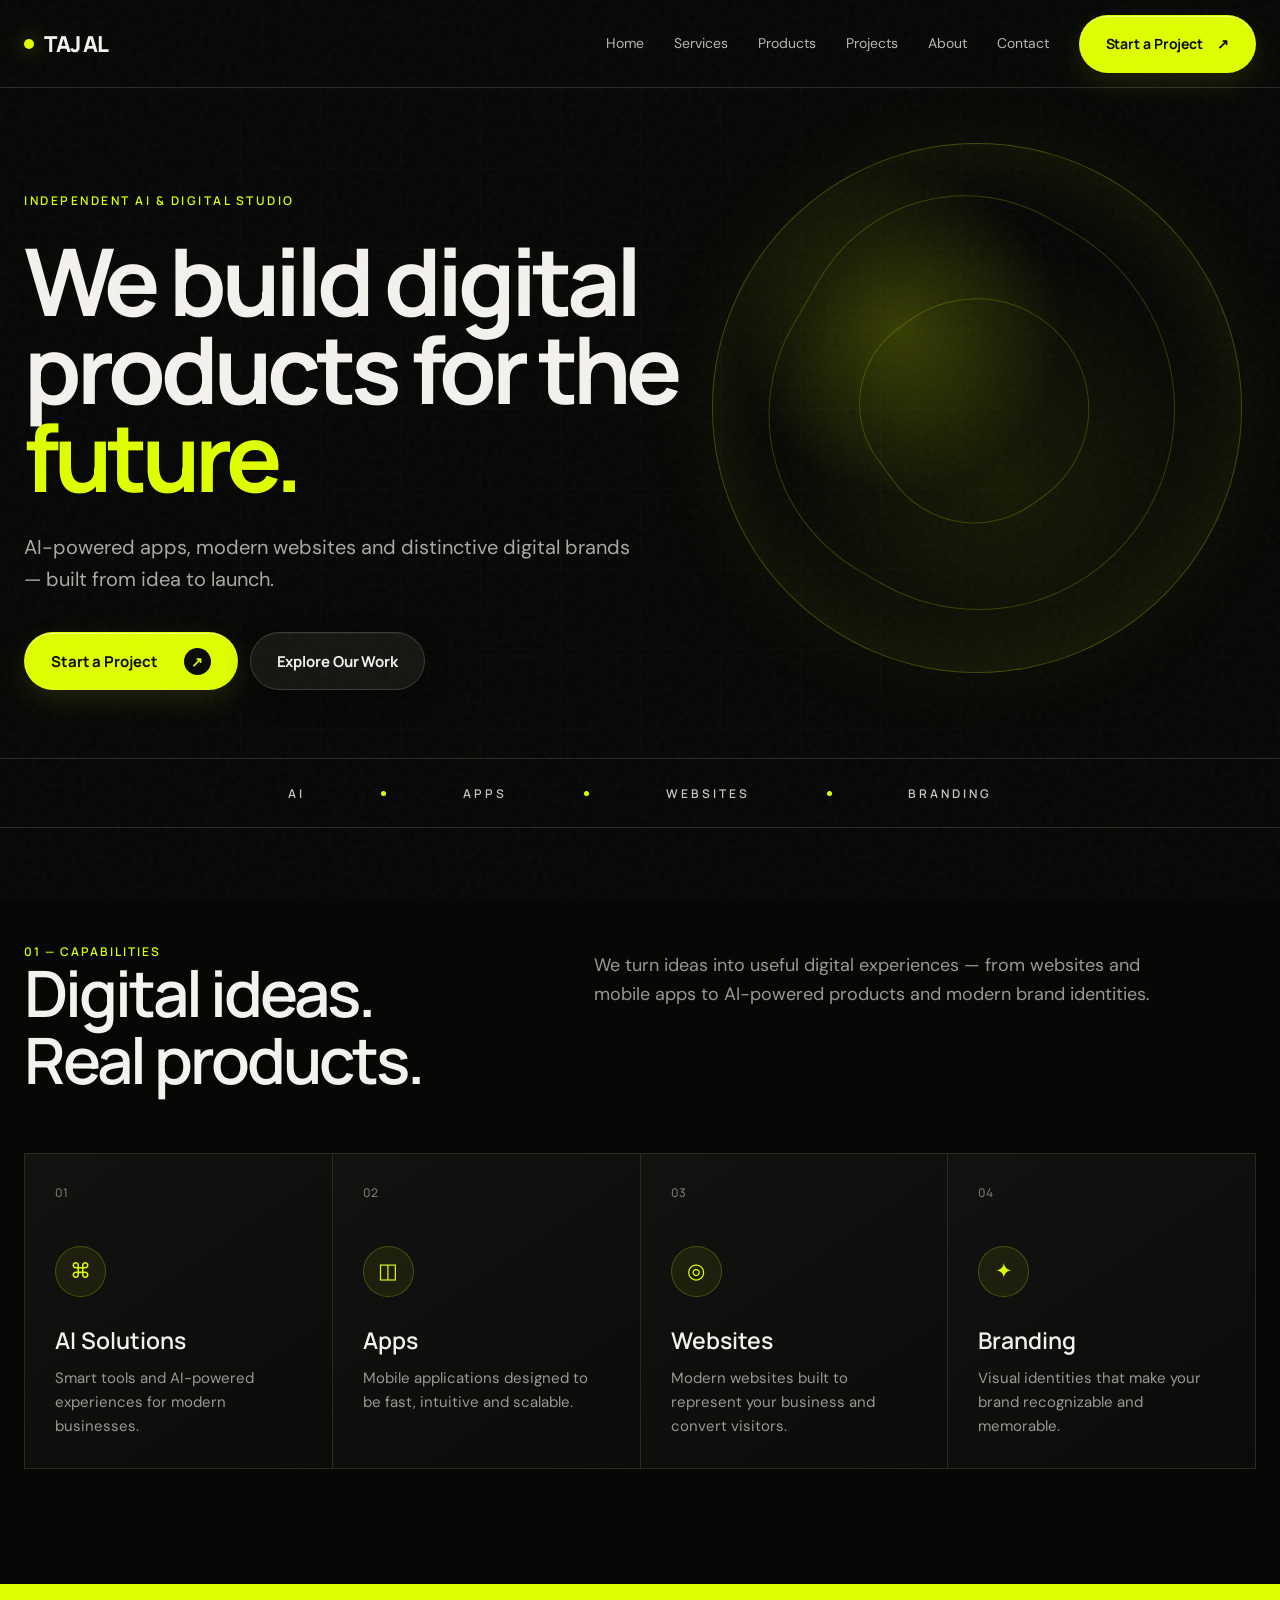
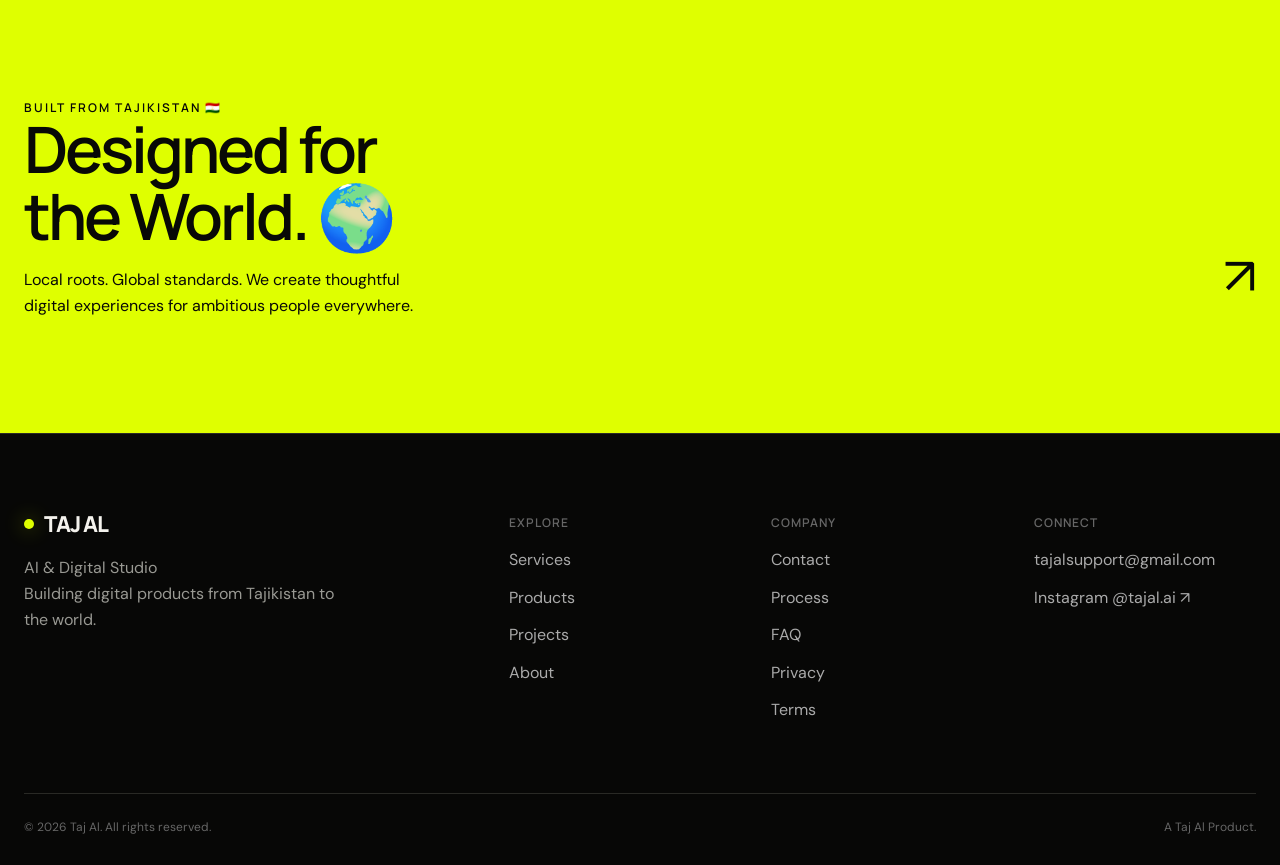
<file: docs/index.html>
<!doctype html>
<html lang="en">
<head>
  <meta charset="UTF-8">
  <meta name="viewport" content="width=device-width, initial-scale=1.0">
  <meta name="theme-color" content="#070707">
  <meta name="description" content="Taj Al is an independent AI and digital studio building apps, websites, AI products and brands from Tajikistan to the world.">
  <title>Taj Al — AI & Digital Studio</title>
  <link rel="preconnect" href="https://fonts.googleapis.com">
  <link rel="preconnect" href="https://fonts.gstatic.com" crossorigin>
  <link href="https://fonts.googleapis.com/css2?family=DM+Sans:wght@400;500;600&family=Manrope:wght@400;500;600;700;800&display=swap" rel="stylesheet">
  <link rel="icon" href="tajal-mark.svg" type="image/svg+xml">
  <link rel="stylesheet" href="styles.css?v=4">
</head>
<body>
  <div id="app"></div>
  <script src="site.js?v=4"></script>
</body>
</html>
</file>
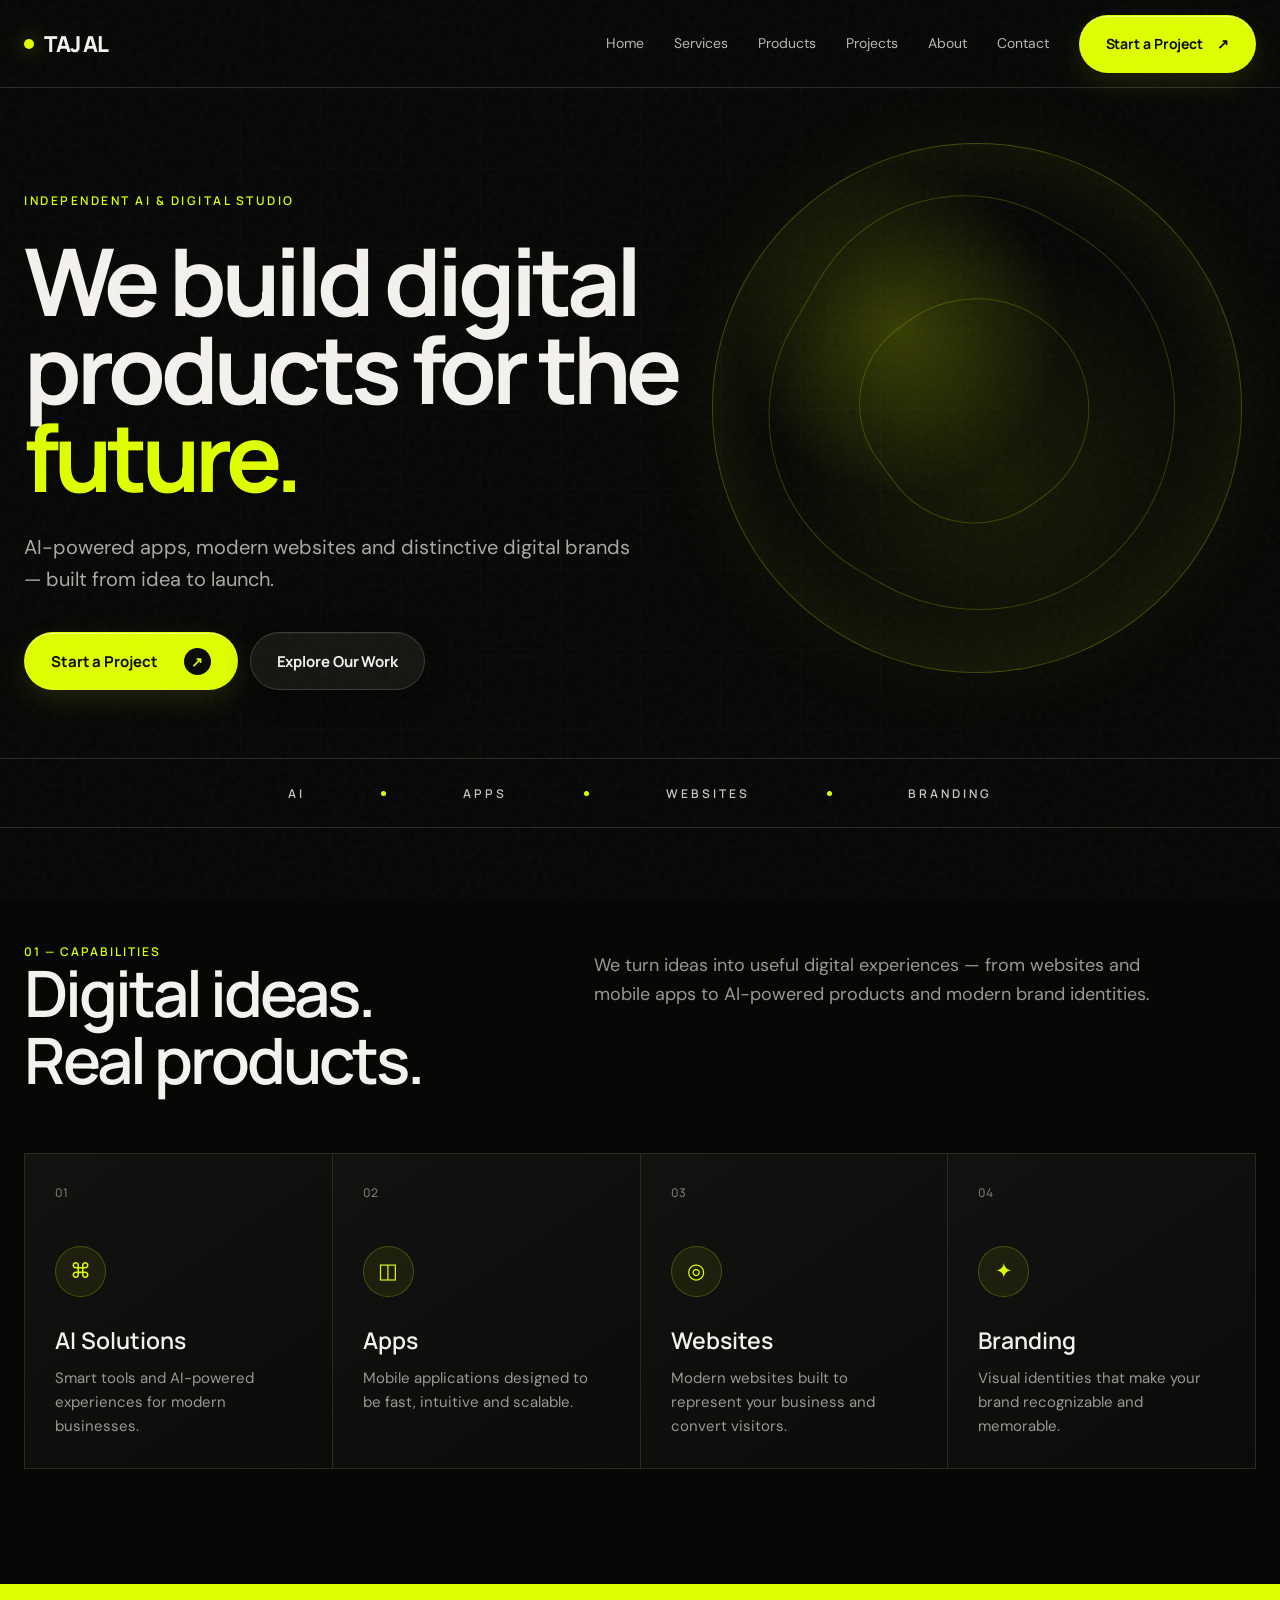
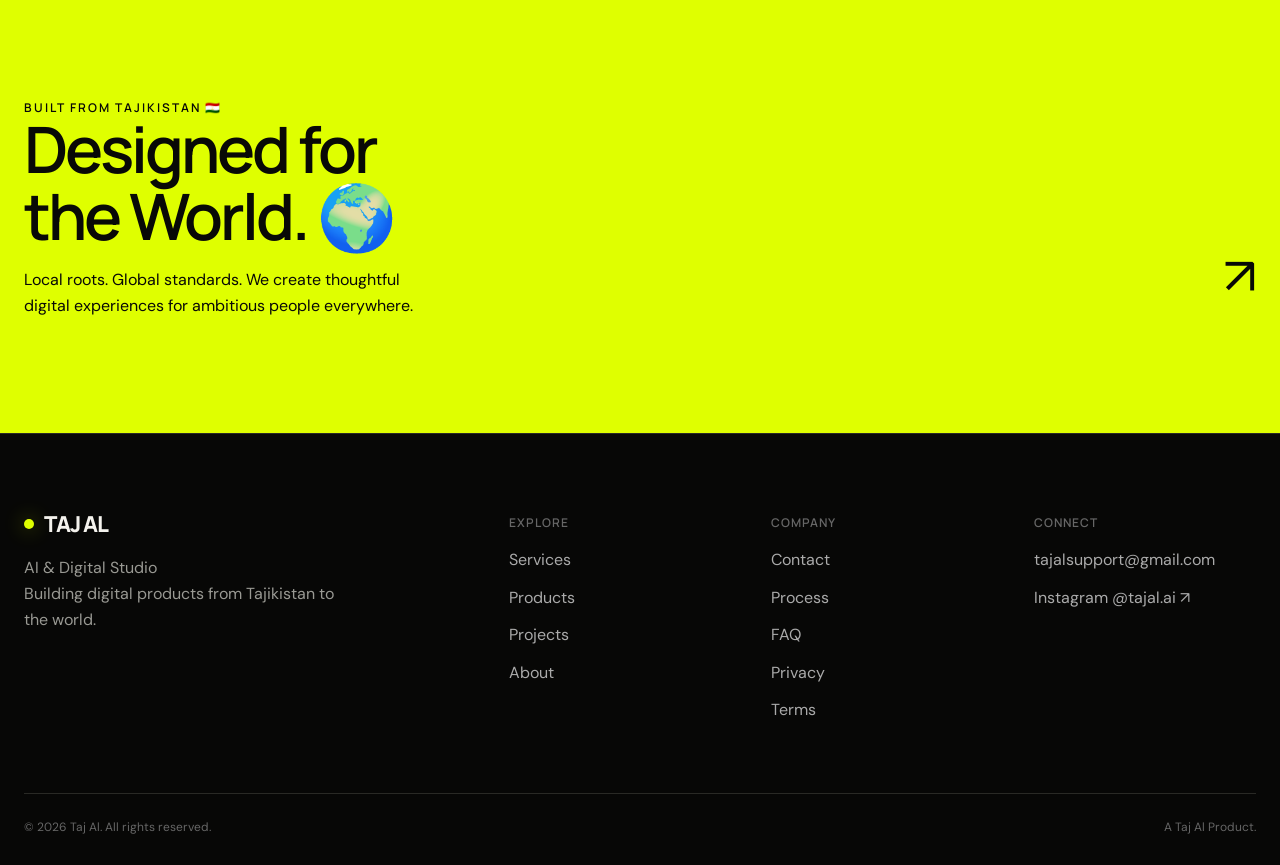
<file: docs/about/index.html>
<!doctype html>
<html lang="en">
<head>
  <meta charset="UTF-8">
  <meta name="viewport" content="width=device-width, initial-scale=1.0">
  <meta name="theme-color" content="#070707">
  <meta name="description" content="Taj Al is an independent AI and digital studio building apps, websites, AI products and brands from Tajikistan to the world.">
  <title>Taj Al — AI & Digital Studio</title>
  <link rel="preconnect" href="https://fonts.googleapis.com">
  <link rel="preconnect" href="https://fonts.gstatic.com" crossorigin>
  <link href="https://fonts.googleapis.com/css2?family=DM+Sans:wght@400;500;600&family=Manrope:wght@400;500;600;700;800&display=swap" rel="stylesheet">
  <link rel="icon" href="../tajal-mark.svg" type="image/svg+xml">
  <link rel="stylesheet" href="../styles.css?v=4">
</head>
<body>
  <div id="app"></div>
  <script src="../site.js?v=4"></script>
</body>
</html>
</file>
<file: docs/styles.css>
:root{--ink:#f4f2ed;--muted:#999993;--line:#292925;--lime:#dfff00;--lime2:#a7ff00;--card:#11110f;--black:#070706;--pad:max(24px,calc((100vw - 1240px)/2));}*{box-sizing:border-box}html{scroll-behavior:smooth}body{margin:0;background:var(--black);color:var(--ink);font-family:'DM Sans',sans-serif;font-size:16px;line-height:1.6}a{color:inherit;text-decoration:none}button,input,textarea,select{font:inherit}.noise{position:fixed;inset:0;pointer-events:none;z-index:20;opacity:.035;background-image:url("data:image/svg+xml,%3Csvg viewBox='0 0 180 180' xmlns='http://www.w3.org/2000/svg'%3E%3Cfilter id='n'%3E%3CfeTurbulence type='fractalNoise' baseFrequency='.9' numOctaves='4' stitchTiles='stitch'/%3E%3C/filter%3E%3Crect width='100%25' height='100%25' filter='url(%23n)'/%3E%3C/svg%3E")}.nav{height:88px;padding:0 var(--pad);display:flex;align-items:center;justify-content:space-between;border-bottom:1px solid var(--line);position:relative;z-index:10}.brand{font:800 22px Manrope;letter-spacing:-1px;display:flex;align-items:center;gap:10px}.brand-dot{width:10px;height:10px;background:var(--lime);border-radius:50%;box-shadow:0 0 20px #dfff0077}.links{display:flex;gap:30px;align-items:center}.links a{font-size:14px;color:#b8b8b2;transition:.2s}.links a:hover,.links a.active{color:white}.cta{display:inline-flex;align-items:center;justify-content:center;gap:14px;background:var(--lime);color:#090a06!important;padding:13px 19px;border-radius:4px;font-weight:700;font-size:14px;border:1px solid var(--lime);transition:.2s}.cta:hover{background:#efff71;transform:translateY(-2px)}.cta.ghost{background:transparent;color:white!important;border-color:#3a3a34}.menu{display:none;background:none;border:0;color:white;font-size:24px}.hero{min-height:670px;padding:104px var(--pad) 54px;position:relative;overflow:hidden}.hero-grid{position:absolute;inset:0;background-image:linear-gradient(#24241e77 1px,transparent 1px),linear-gradient(90deg,#24241e77 1px,transparent 1px);background-size:80px 80px;mask-image:linear-gradient(to right,transparent,black 25%,black 70%,transparent);opacity:.35}.orb{position:absolute;width:530px;height:530px;right:3vw;top:55px;border-radius:50%;border:1px solid #dfff0044;background:radial-gradient(circle at 35% 35%,#dfff0035,transparent 34%),radial-gradient(circle at 55% 65%,#59680033,transparent 55%);box-shadow:inset 0 0 90px #dfff0018,0 0 90px #dfff000d}.orb:after,.orb:before{content:'';position:absolute;inset:12%;border:1px solid #dfff0033;border-radius:45% 55% 52% 48%;transform:rotate(30deg)}.orb:before{inset:29%;transform:rotate(-36deg)}.eyebrow{color:var(--lime);text-transform:uppercase;letter-spacing:2.5px;font:600 12px Manrope;margin-bottom:28px;position:relative}.hero h1,.page-hero h1{font:700 clamp(52px,7.3vw,108px)/.94 Manrope;letter-spacing:-5px;margin:0;max-width:920px;position:relative}.hero h1 span{color:var(--lime)}.lead{font-size:20px;color:#aaa9a2;max-width:620px;margin:31px 0 37px;position:relative}.actions{display:flex;gap:12px;position:relative}.ticker{height:70px;border-top:1px solid var(--line);border-bottom:1px solid var(--line);display:flex;align-items:center;justify-content:center;gap:clamp(25px,6vw,95px);font:600 12px Manrope;letter-spacing:3px;color:#c6c6bf}.ticker i{width:5px;height:5px;border-radius:50%;background:var(--lime)}section{padding:115px var(--pad)}.section-head{display:grid;grid-template-columns:1fr 1.25fr;gap:40px;margin-bottom:60px}.kicker{font:600 12px Manrope;color:var(--lime);letter-spacing:2px;text-transform:uppercase}.section-head h2,.statement h2{font:600 clamp(38px,5vw,68px)/1.04 Manrope;letter-spacing:-3px;margin:0}.section-head p{color:var(--muted);font-size:18px;max-width:570px;margin:8px 0}.cards{display:grid;grid-template-columns:repeat(4,1fr);border-top:1px solid var(--line);border-left:1px solid var(--line)}.card{min-height:300px;padding:30px;border-right:1px solid var(--line);border-bottom:1px solid var(--line);background:linear-gradient(145deg,#121210,#0b0b0a);display:flex;flex-direction:column;transition:.25s}.card:hover{background:#181914;transform:translateY(-4px)}.card-num{font:500 12px Manrope;color:#77776f}.icon{margin:45px 0 27px;width:51px;height:51px;border-radius:50%;display:grid;place-items:center;background:#dfff0012;color:var(--lime);font-size:21px;border:1px solid #dfff0038}.card h3{font:600 23px Manrope;margin:0 0 10px}.card p{color:var(--muted);margin:0;font-size:15px}.statement{background:var(--lime);color:#080906;display:grid;grid-template-columns:1.4fr .6fr;align-items:end;gap:30px}.statement .label{font:600 12px Manrope;letter-spacing:2px}.statement p{max-width:420px;margin:18px 0 0}.arrow{font-size:52px;text-align:right}.page-hero{padding:100px var(--pad) 80px;border-bottom:1px solid var(--line);min-height:470px;display:flex;flex-direction:column;justify-content:flex-end;position:relative;overflow:hidden}.page-hero:after{content:'✦';position:absolute;right:var(--pad);top:72px;color:var(--lime);font-size:92px}.page-hero .lead{margin-bottom:0}.content{padding:90px var(--pad) 120px}.list-card{display:grid;grid-template-columns:90px 1fr auto;gap:30px;padding:42px 0;border-top:1px solid var(--line);align-items:start}.list-card:last-child{border-bottom:1px solid var(--line)}.list-card h2{font:600 clamp(29px,4vw,48px) Manrope;margin:0}.list-card p{color:var(--muted);max-width:600px}.tag{font-size:12px;color:var(--lime);letter-spacing:1px;text-transform:uppercase}.circle-link{width:70px;height:70px;border-radius:50%;border:1px solid #44443e;display:grid;place-items:center;transition:.2s}.list-card:hover .circle-link{background:var(--lime);color:#080806;transform:rotate(-35deg)}.features{display:flex;flex-wrap:wrap;gap:8px;margin-top:20px}.features span{border:1px solid var(--line);padding:7px 12px;font-size:12px;color:#bbb}.two-col{display:grid;grid-template-columns:1fr 1fr;gap:80px}.copy-block{padding:44px 0;border-top:1px solid var(--line)}.copy-block h2{font:600 34px Manrope;margin:0 0 15px}.copy-block p{color:var(--muted);font-size:18px}.origin{margin-top:70px;border:1px solid var(--line);padding:55px;background:radial-gradient(circle at 90%,#dfff0016,transparent 40%)}.origin h2{font:600 clamp(36px,5vw,70px)/1.05 Manrope;margin:0}.origin h2 span{color:var(--lime)}form{display:grid;gap:14px}.field{display:grid;gap:7px}.field label{font-size:12px;color:#aaa;text-transform:uppercase;letter-spacing:1px}.field input,.field textarea,.field select{background:#10100e;color:white;border:1px solid #30302b;border-radius:3px;padding:16px;outline:0}.field input:focus,.field textarea:focus,.field select:focus{border-color:var(--lime)}textarea{min-height:135px;resize:vertical}.contact-grid{display:grid;grid-template-columns:.75fr 1.25fr;gap:100px}.contact-note{font-size:25px;line-height:1.4}.contact-email{color:var(--lime);border-bottom:1px solid var(--lime)}.process-step{display:grid;grid-template-columns:100px 1fr 1fr;gap:30px;padding:40px 0;border-top:1px solid var(--line)}.process-step b{color:var(--lime);font:500 14px Manrope}.process-step h2{font:600 35px Manrope;margin:0}.process-step p{color:var(--muted);margin:5px 0}.faq-item{border-top:1px solid var(--line);padding:30px 0}.faq-item button{width:100%;display:flex;justify-content:space-between;background:none;border:0;color:white;text-align:left;font:600 22px Manrope;cursor:pointer}.faq-answer{color:var(--muted);max-width:700px;display:none;padding-top:15px}.faq-item.open .faq-answer{display:block}.legal{max-width:800px}.legal h2{margin-top:50px;font:600 28px Manrope}.legal p,.legal li{color:var(--muted)}footer{padding:75px var(--pad) 28px;border-top:1px solid var(--line)}.footer-top{display:grid;grid-template-columns:2fr 1fr 1fr 1fr;gap:40px;padding-bottom:70px}.footer-brand p{color:var(--muted);max-width:330px}.footer-col b{font:600 12px Manrope;color:#666;letter-spacing:1px;text-transform:uppercase}.footer-col a{display:block;color:#aaa;margin-top:12px}.footer-col a:hover{color:var(--lime)}.footer-bottom{padding-top:24px;border-top:1px solid var(--line);display:flex;justify-content:space-between;color:#666;font-size:12px}.reveal{animation:up .6s ease both}@keyframes up{from{opacity:0;transform:translateY(18px)}to{opacity:1;transform:none}}@media(max-width:900px){.links{display:none;position:absolute;top:88px;left:0;right:0;background:#0b0b09;padding:25px;flex-direction:column;border-bottom:1px solid var(--line)}.links.open{display:flex}.links .cta{width:100%}.menu{display:block}.hero{padding-top:80px;min-height:640px}.hero h1,.page-hero h1{letter-spacing:-3px}.orb{width:380px;height:380px;right:-180px;top:120px}.cards{grid-template-columns:1fr 1fr}.section-head,.two-col,.contact-grid{grid-template-columns:1fr;gap:25px}.statement{grid-template-columns:1fr}.list-card{grid-template-columns:60px 1fr}.list-card .circle-link{display:none}.footer-top{grid-template-columns:1fr 1fr}.process-step{grid-template-columns:60px 1fr}.process-step p{grid-column:2}.page-hero:after{display:none}}@media(max-width:560px){.nav{height:75px}.links{top:75px}.hero{padding-top:65px}.hero h1,.page-hero h1{letter-spacing:-2.5px}.lead{font-size:17px}.actions{flex-direction:column;align-items:stretch}.ticker{gap:15px;overflow:hidden;justify-content:flex-start;padding:0 20px;white-space:nowrap}.ticker i{display:none}section,.content{padding-top:75px;padding-bottom:75px}.cards{grid-template-columns:1fr}.section-head{margin-bottom:35px}.card{min-height:250px}.footer-top{grid-template-columns:1fr 1fr}.footer-brand{grid-column:1/-1}.footer-bottom{gap:20px;flex-direction:column}.origin{padding:30px}.list-card{grid-template-columns:1fr}.list-card .tag{order:-1}.contact-grid{gap:50px}}

/* Taj Al action system — original, touch-first controls */
.cta{
  min-height:56px;
  padding:0 24px;
  border-radius:18px;
  border-color:transparent;
  font:700 15px Manrope,sans-serif;
  letter-spacing:-.1px;
  box-shadow:0 10px 28px #dfff001c, inset 0 1px #ffffff80;
  cursor:pointer;
  touch-action:manipulation;
  -webkit-tap-highlight-color:transparent;
  transition:transform .18s ease,box-shadow .18s ease,background .18s ease;
}
.cta span,.cta:not(.ghost){transition:transform .18s ease}
.cta:hover{transform:translateY(-2px);box-shadow:0 14px 34px #dfff0030,inset 0 1px #ffffff99}
.cta:active{transform:scale(.97);box-shadow:0 5px 14px #dfff0020}
.cta:focus-visible,.circle-link:focus-visible,.menu:focus-visible,.faq-item button:focus-visible{outline:3px solid #dfff005c;outline-offset:4px}
.cta.ghost{background:#151512;color:var(--ink)!important;border:1px solid #3a3a34;box-shadow:inset 0 1px #ffffff0c,0 8px 24px #0006}
.cta.ghost:hover{background:#20201c;border-color:#606057}
.actions .cta:first-child:after{content:'↗';width:27px;height:27px;margin-left:2px;border-radius:9px;background:#090a06;color:var(--lime);display:grid;place-items:center;font-size:14px}
.actions .cta:first-child{gap:12px}
.actions .cta:first-child{font-size:0}.actions .cta:first-child:before{content:'Start a Project';font-size:15px}
.circle-link{width:64px;height:64px;border-radius:20px;background:#141411;border-color:#34342f;font-size:21px;box-shadow:inset 0 1px #ffffff0b;touch-action:manipulation}
.list-card:hover .circle-link{border-radius:50%;box-shadow:0 10px 28px #dfff0025}
.faq-item button{min-height:58px;padding:8px 4px;border-radius:14px;touch-action:manipulation}
.faq-item button span{width:38px;height:38px;display:grid;place-items:center;border-radius:12px;background:#171714;border:1px solid #30302b;color:var(--lime);transition:.2s}
.faq-item.open button span{transform:rotate(45deg);background:var(--lime);color:#090a06}
.menu{width:48px;height:48px;border-radius:15px;background:#171714;border:1px solid #30302b;cursor:pointer;touch-action:manipulation}
#contact-form>.cta{width:100%;margin-top:8px}
@media(max-width:560px){
  .actions{gap:10px}.actions .cta{width:100%;min-height:58px}
  .cta{border-radius:17px}
  .links{gap:8px;padding:14px 20px 22px;align-items:stretch}
  .links>a:not(.cta){min-height:50px;padding:0 14px;border-radius:14px;display:flex;align-items:center;justify-content:space-between}
  .links>a:not(.cta):after{content:'›';color:var(--lime);font-size:24px}
  .links>a:not(.cta):active{background:#181815}
  .links .cta{min-height:56px;margin-top:6px;border-radius:16px}
}

/* Refined mobile CTA language */
.cta{border-radius:999px;min-height:58px;padding-inline:26px}
.actions .cta{border-radius:999px}
.actions .cta:first-child:after{border-radius:50%}
.links .cta{border-radius:999px}
@media(max-width:560px){
  .hero h1{font-size:clamp(50px,14vw,68px);line-height:.98}
  .actions .cta{min-height:62px;font-size:16px}
  .actions .cta:first-child:before{font-size:16px}
  .footer-col a{overflow-wrap:anywhere}
  .statement h2{letter-spacing:-2.5px}
}
</file>
